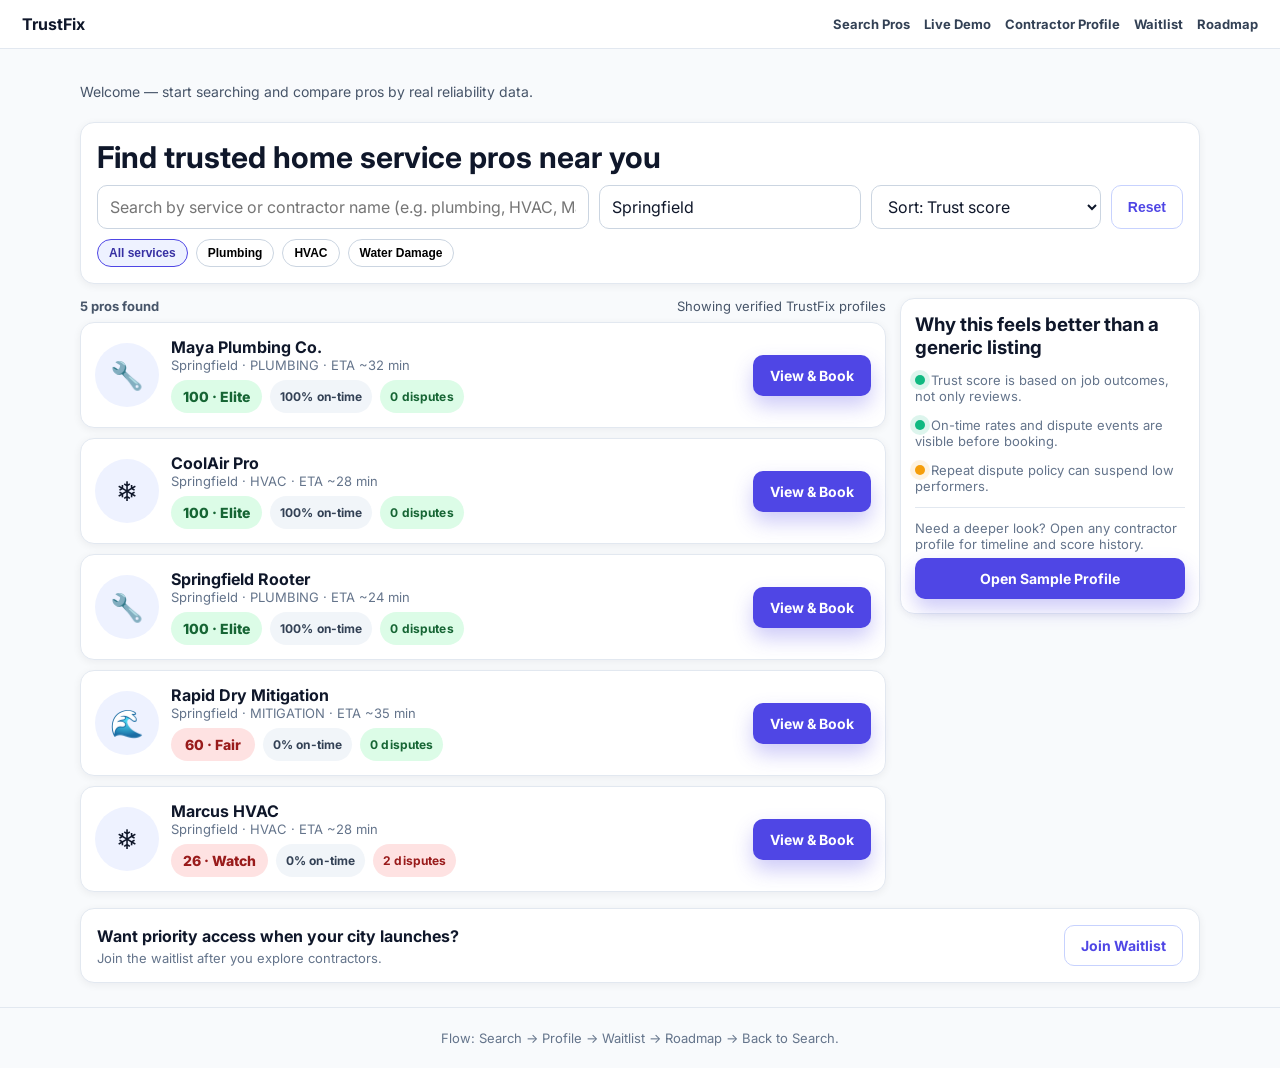
<file: index.html>
<!DOCTYPE html>
<html lang="en">
<head>
  <meta charset="UTF-8" />
  <meta name="viewport" content="width=device-width, initial-scale=1.0" />
  <title>TrustFix | Search Local Contractors</title>
  <link rel="stylesheet" href="src/styles.css?v=20260309c" />
  <style>
    .container{max-width:1160px;margin:0 auto;padding:0 20px}
    .welcome{padding:20px 0 8px;color:#475569;font-size:14px}
    .search-shell{padding:16px;margin-bottom:14px}
    .search-grid{display:grid;grid-template-columns:1.5fr .8fr .7fr auto;gap:10px}
    .quick-filters{display:flex;gap:8px;flex-wrap:wrap;margin-top:10px}
    .filter-chip{border:1px solid #cbd5e1;background:#fff;border-radius:999px;padding:6px 11px;font-size:12px;font-weight:700;cursor:pointer}
    .filter-chip.active{border-color:#4f46e5;background:#eef2ff;color:#3730a3}

    .layout{display:grid;grid-template-columns:1fr 300px;gap:14px}
    .results{display:grid;gap:10px}
    .result-card{padding:14px;display:grid;grid-template-columns:64px 1fr auto;gap:12px;align-items:center}
    .avatar{width:64px;height:64px;border-radius:999px;background:#eef2ff;display:flex;align-items:center;justify-content:center;font-size:27px}
    .meta{font-size:13px;color:#64748b}
    .highlights{display:flex;gap:8px;flex-wrap:wrap;margin-top:7px}
    .side{padding:14px;height:fit-content;position:sticky;top:76px}
    .inline{display:flex;justify-content:space-between;gap:12px;font-size:13px;color:#475569}

    .empty{padding:18px;text-align:center;color:#64748b}

    @media(max-width:980px){
      .layout{grid-template-columns:1fr}
      .search-grid{grid-template-columns:1fr}
      .side{position:static}
    }
  </style>
</head>
<body>
  <nav class="tf-nav">
    <strong>TrustFix</strong>
    <div class="tf-nav-links">
      <a href="index.html">Search Pros</a>
      <a href="demo.html">Live Demo</a>
      <a href="contractor.html?id=1">Contractor Profile</a>
      <a href="waitlist.html">Waitlist</a>
      <a href="roadmap.html">Roadmap</a>
    </div>
  </nav>

  <main class="container">
    <p class="welcome">Welcome — start searching and compare pros by real reliability data.</p>

    <section class="card search-shell">
      <h1 style="margin:0 0 10px;font-size:30px">Find trusted home service pros near you</h1>
      <div class="search-grid">
        <input id="q" class="tf-input" placeholder="Search by service or contractor name (e.g. plumbing, HVAC, Maya)" />
        <input id="location" class="tf-input" placeholder="City or ZIP" value="Springfield" />
        <select id="sort" class="tf-select">
          <option value="score">Sort: Trust score</option>
          <option value="eta">Sort: Fastest ETA</option>
          <option value="jobs">Sort: Least active jobs</option>
        </select>
        <button id="resetBtn" class="btn-ghost" type="button">Reset</button>
      </div>
      <div class="quick-filters">
        <button class="filter-chip active" data-trade="all">All services</button>
        <button class="filter-chip" data-trade="plumbing">Plumbing</button>
        <button class="filter-chip" data-trade="hvac">HVAC</button>
        <button class="filter-chip" data-trade="mitigation">Water Damage</button>
      </div>
    </section>

    <div class="layout">
      <section>
        <div class="inline" style="margin:0 0 8px">
          <strong id="resultCount">0 pros found</strong>
          <span>Showing verified TrustFix profiles</span>
        </div>
        <div id="results" class="results"></div>
      </section>

      <aside class="card side">
        <h3 style="margin:0 0 10px">Why this feels better than a generic listing</h3>
        <p class="meta"><span class="status-dot good"></span>Trust score is based on job outcomes, not only reviews.</p>
        <p class="meta"><span class="status-dot good"></span>On-time rates and dispute events are visible before booking.</p>
        <p class="meta"><span class="status-dot warn"></span>Repeat dispute policy can suspend low performers.</p>
        <hr style="border:none;border-top:1px solid #e2e8f0;margin:12px 0"/>
        <p class="meta" style="margin:0 0 6px">Need a deeper look? Open any contractor profile for timeline and score history.</p>
        <a class="btn-primary" href="contractor.html?id=1" style="width:100%">Open Sample Profile</a>
      </aside>
    </div>

    <section class="card" style="margin:16px 0 24px;padding:16px;display:flex;justify-content:space-between;align-items:center;gap:12px;flex-wrap:wrap">
      <div>
        <strong>Want priority access when your city launches?</strong>
        <p class="meta" style="margin:4px 0 0">Join the waitlist after you explore contractors.</p>
      </div>
      <a class="btn-ghost" href="waitlist.html">Join Waitlist</a>
    </section>
  </main>

  <footer class="tf-footer">Flow: Search → Profile → Waitlist → Roadmap → Back to Search.</footer>

  <script src="src/data.js"></script>
  <script src="src/scoring.js"></script>
  <script>
    const { contractors, loadEvents } = window.TrustFixData;
    const { calcScore, scoreLabel, scoreClass } = window.TrustFixScoring;

    const iconByTrade = { plumbing: '🔧', hvac: '❄️', mitigation: '🌊', general: '🛠️' };
    const events = loadEvents();

    const enriched = contractors.map((c) => {
      const mine = events.filter((e) => e.contractorId === c.id);
      const score = calcScore(mine);
      const completed = mine.filter((e) => e.type === 'completed_on_time').length;
      const disputes = mine.filter((e) => e.type === 'dispute').length;
      const onTime = mine.length ? Math.round((completed / mine.length) * 100) : 0;
      return { ...c, score, completed, disputes, onTime };
    });

    const qEl = document.getElementById('q');
    const locEl = document.getElementById('location');
    const sortEl = document.getElementById('sort');
    const resultsEl = document.getElementById('results');
    const countEl = document.getElementById('resultCount');
    const chips = Array.from(document.querySelectorAll('.filter-chip'));

    let tradeFilter = 'all';

    function card(pro) {
      return `
      <article class="card result-card float-up">
        <div class="avatar">${iconByTrade[pro.trade] || '🛠️'}</div>
        <div>
          <strong>${pro.name}</strong>
          <div class="meta">${(locEl.value || 'Your area')} · ${pro.trade.toUpperCase()} · ETA ~${pro.etaMin} min</div>
          <div class="highlights">
            <span class="score-pill ${scoreClass(pro.score)}">${pro.score} · ${scoreLabel(pro.score)}</span>
            <span class="badge" style="background:#f1f5f9;color:#334155">${pro.onTime}% on-time</span>
            <span class="badge" style="background:${pro.disputes ? '#fee2e2' : '#dcfce7'};color:${pro.disputes ? '#991b1b' : '#166534'}">${pro.disputes} disputes</span>
          </div>
        </div>
        <a class="btn-primary" href="contractor.html?id=${pro.id}">View & Book</a>
      </article>`;
    }

    function render() {
      const q = qEl.value.trim().toLowerCase();
      let filtered = enriched.filter((pro) => {
        const matchesQ = !q || pro.name.toLowerCase().includes(q) || pro.trade.toLowerCase().includes(q);
        const matchesTrade = tradeFilter === 'all' || pro.trade === tradeFilter;
        return matchesQ && matchesTrade;
      });

      if (sortEl.value === 'eta') filtered.sort((a, b) => a.etaMin - b.etaMin);
      else if (sortEl.value === 'jobs') filtered.sort((a, b) => a.activeJobs - b.activeJobs);
      else filtered.sort((a, b) => b.score - a.score);

      countEl.textContent = `${filtered.length} pro${filtered.length === 1 ? '' : 's'} found`;
      resultsEl.innerHTML = filtered.length ? filtered.map(card).join('') : '<div class="card empty">No matches yet. Try another keyword or service filter.</div>';
    }

    qEl.addEventListener('input', render);
    locEl.addEventListener('input', render);
    sortEl.addEventListener('change', render);

    chips.forEach((chip) => {
      chip.addEventListener('click', () => {
        chips.forEach((c) => c.classList.remove('active'));
        chip.classList.add('active');
        tradeFilter = chip.dataset.trade;
        render();
      });
    });

    document.getElementById('resetBtn').addEventListener('click', () => {
      qEl.value = '';
      locEl.value = 'Springfield';
      sortEl.value = 'score';
      tradeFilter = 'all';
      chips.forEach((c) => c.classList.toggle('active', c.dataset.trade === 'all'));
      render();
    });

    render();
  </script>
</body>
</html>
</file>
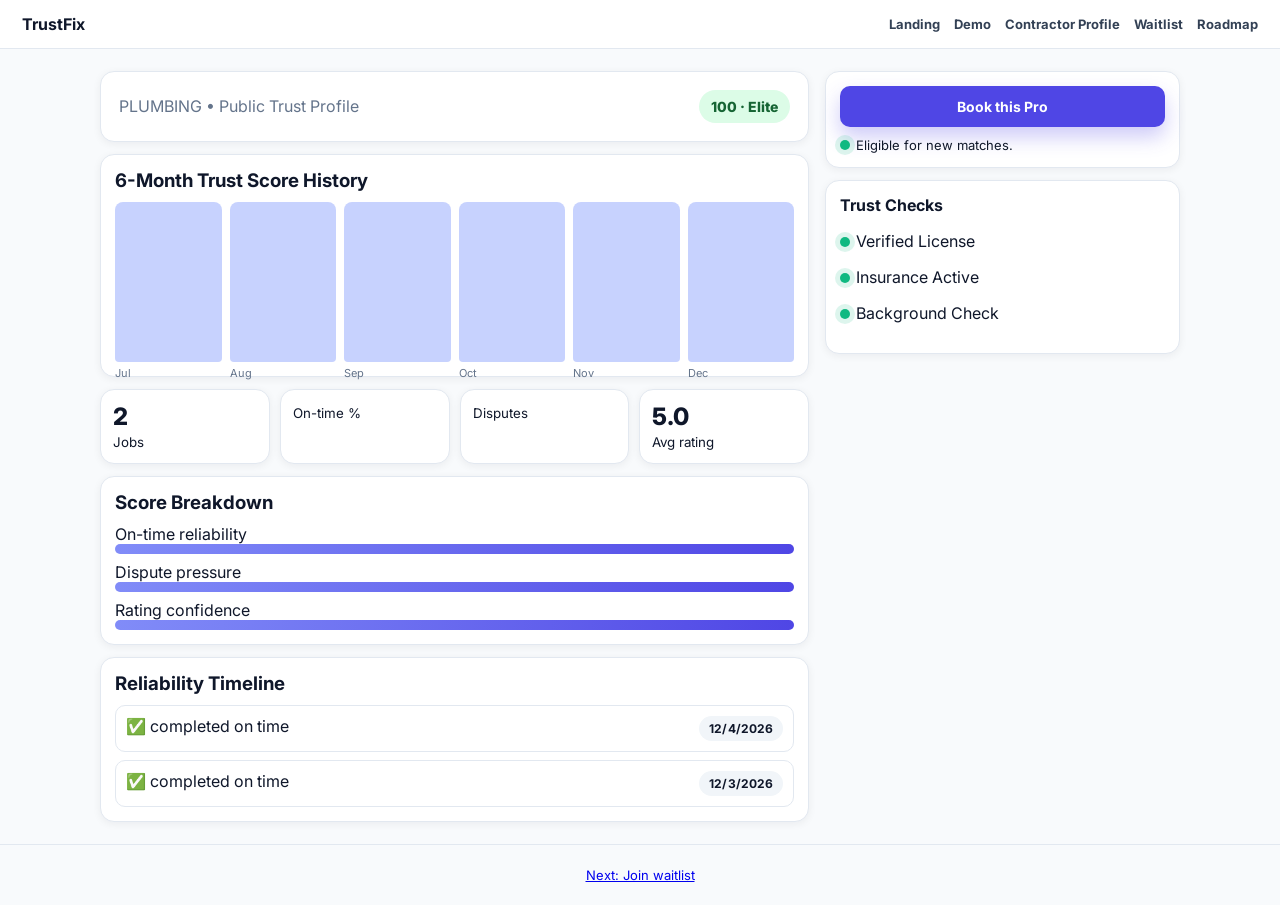
<file: contractor.html>
<!DOCTYPE html>
<html lang="en">
<head>
  <meta charset="UTF-8" />
  <meta name="viewport" content="width=device-width, initial-scale=1.0" />
  <title>TrustFix | Contractor Profile</title>
  <link rel="stylesheet" href="src/styles.css?v=20260309a" />
  <style>
    .wrap{max-width:1120px;margin:22px auto;padding:0 20px}
    .grid{display:grid;grid-template-columns:2fr 1fr;gap:16px}.stats{display:grid;grid-template-columns:repeat(4,1fr);gap:10px}
    .history{display:grid;grid-template-columns:repeat(6,1fr);gap:8px;align-items:end;height:160px}
    .bar{background:#c7d2fe;border-radius:8px 8px 4px 4px;position:relative}
    .timeline{display:grid;gap:8px}.event{display:flex;justify-content:space-between;gap:10px;padding:10px;border:1px solid #e2e8f0;border-radius:10px;background:#fff}
    @media(max-width:960px){.grid{grid-template-columns:1fr}.stats{grid-template-columns:repeat(2,1fr)}}
  </style>
</head>
<body>
  <nav class="tf-nav">
    <strong>TrustFix</strong>
    <div class="tf-nav-links">
      <a href="index.html">Landing</a><a href="demo.html">Demo</a><a href="contractor.html?id=1">Contractor Profile</a><a href="waitlist.html">Waitlist</a><a href="roadmap.html">Roadmap</a>
    </div>
  </nav>
  <div class="wrap grid">
    <main style="display:grid;gap:12px">
      <section class="card" style="padding:18px">
        <div style="display:flex;justify-content:space-between;gap:12px;flex-wrap:wrap">
          <div>
            <h1 id="name" style="margin:0"></h1>
            <p id="trade" style="margin:6px 0 0;color:#64748b"></p>
          </div>
          <div id="scorePill" class="score-pill"></div>
        </div>
      </section>
      <section class="card" style="padding:14px">
        <h3 style="margin:0 0 10px">6-Month Trust Score History</h3>
        <div id="history" class="history"></div>
      </section>
      <section class="stats">
        <div class="card" style="padding:12px"><div id="jobs" style="font-size:24px;font-weight:800"></div><small>Jobs</small></div>
        <div class="card" style="padding:12px"><div id="ontime" style="font-size:24px;font-weight:800"></div><small>On-time %</small></div>
        <div class="card" style="padding:12px"><div id="disputes" style="font-size:24px;font-weight:800"></div><small>Disputes</small></div>
        <div class="card" style="padding:12px"><div id="rating" style="font-size:24px;font-weight:800"></div><small>Avg rating</small></div>
      </section>
      <section class="card" style="padding:14px">
        <h3 style="margin:0 0 10px">Score Breakdown</h3>
        <div>On-time reliability<div class="progress-track"><span id="b1"></span></div></div>
        <div style="margin-top:8px">Dispute pressure<div class="progress-track"><span id="b2"></span></div></div>
        <div style="margin-top:8px">Rating confidence<div class="progress-track"><span id="b3"></span></div></div>
      </section>
      <section class="card" style="padding:14px">
        <h3 style="margin:0 0 10px">Reliability Timeline</h3>
        <div id="timeline" class="timeline"></div>
      </section>
    </main>
    <aside style="display:grid;gap:12px;align-content:start">
      <section class="card" style="padding:14px">
        <a class="btn-primary" href="waitlist.html" style="width:100%">Book this Pro</a>
        <p id="susp" style="margin:10px 0 0;font-size:13px"></p>
      </section>
      <section class="card" style="padding:14px"><h4 style="margin:0 0 8px">Trust Checks</h4>
        <p><span class="status-dot good"></span>Verified License</p>
        <p><span class="status-dot good"></span>Insurance Active</p>
        <p><span class="status-dot good"></span>Background Check</p>
      </section>
    </aside>
  </div>

  <script src="src/data.js"></script>
  <script src="src/scoring.js"></script>
  <script src="src/api.js"></script>
  <script>
    const { contractors, loadEvents } = window.TrustFixData;
    const { calcScore, scoreLabel, scoreClass } = window.TrustFixScoring;
    const { getSuspensions } = window.TrustFixApi;
    const cid = Math.min(5, Math.max(1, Number(new URLSearchParams(location.search).get('id') || 1)));
    const contractor = contractors.find(c => c.id === cid) || contractors[0];
    const events = loadEvents().filter(e => e.contractorId === contractor.id).sort((a,b)=>b.timestamp-a.timestamp);
    const score = calcScore(events);

    name.textContent = contractor.name;
    trade.textContent = contractor.trade.toUpperCase() + ' • Public Trust Profile';
    scorePill.textContent = `${score} · ${scoreLabel(score)}`;
    scorePill.className = `score-pill ${scoreClass(score)}`;

    const ontime = events.filter(e=>e.type==='completed_on_time').length;
    const disputes = events.filter(e=>e.type==='dispute').length;
    const late = events.filter(e=>e.type==='late').length;
    const ratings = events.filter(e=>typeof e.rating==='number').map(e=>e.rating);

    jobs.textContent = events.length;
    ontime.textContent = `${events.length?Math.round((ontime/events.length)*100):0}%`;
    disputes.textContent = disputes;
    rating.textContent = ratings.length?(ratings.reduce((a,b)=>a+b,0)/ratings.length).toFixed(1):'—';

    const history = document.getElementById('history');
    for(let i=5;i>=0;i--){
      const d = new Date(); d.setMonth(d.getMonth()-i);
      const mStart = new Date(d.getFullYear(), d.getMonth(), 1).getTime();
      const mEnd = new Date(d.getFullYear(), d.getMonth()+1, 1).getTime();
      const monthEvents = events.filter(e=>e.timestamp>=mStart && e.timestamp<mEnd);
      const mScore = calcScore(monthEvents.length?monthEvents:events);
      const el = document.createElement('div');
      el.className='bar'; el.style.height = `${Math.max(18,mScore)}%`;
      el.innerHTML = `<span style="position:absolute;bottom:-18px;left:0;font-size:11px;color:#64748b">${d.toLocaleString('en',{month:'short'})}</span>`;
      history.appendChild(el);
    }

    const icon = { completed_on_time:'✅', late:'⏰', dispute:'⚠️', cancelled:'❌' };
    timeline.innerHTML = events.slice(0,10).map(e => `<div class="event"><span>${icon[e.type]||'•'} ${e.type.replaceAll('_',' ')}</span><span class="badge" style="background:#f1f5f9">${new Date(e.timestamp).toLocaleDateString()}</span></div>`).join('') || '<p style="color:#64748b">No events yet.</p>';

    b1.style.setProperty('--progress', `${Math.round((ontime/Math.max(1,events.length))*100)}%`);
    b2.style.setProperty('--progress', `${Math.max(4, 100 - disputes*25)}%`);
    const avgRating = ratings.length ? ratings.reduce((a,b)=>a+b,0)/ratings.length : 3;
    b3.style.setProperty('--progress', `${Math.round((avgRating/5)*100)}%`);

    const suspended = getSuspensions();
    susp.innerHTML = suspended[contractor.id]
      ? '<span class="status-dot bad"></span><strong>Currently suspended from new matches.</strong>'
      : '<span class="status-dot good"></span>Eligible for new matches.';
  </script>
  <footer class="tf-footer"><a href="waitlist.html">Next: Join waitlist</a></footer>
</body>
</html>
</file>
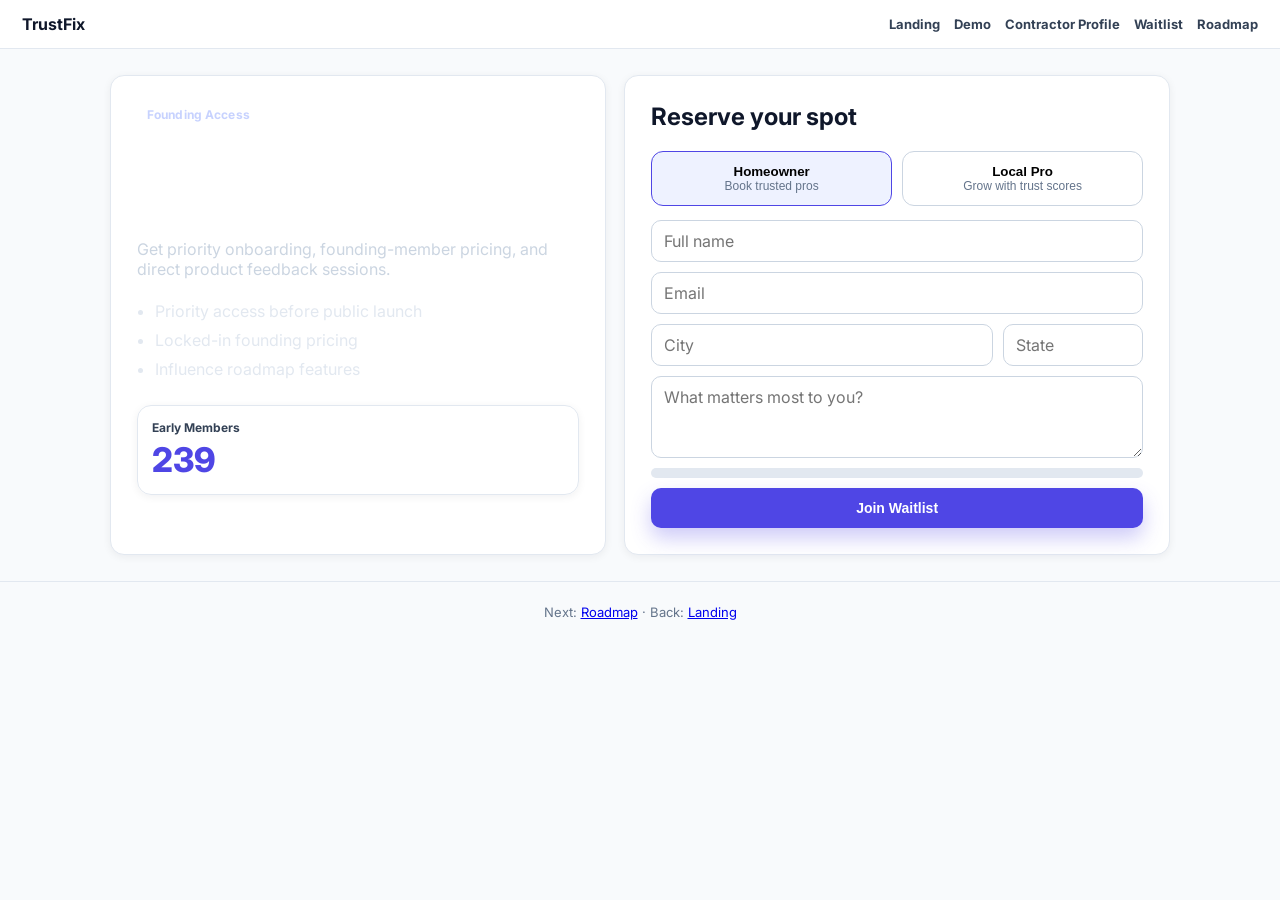
<file: waitlist.html>
<!DOCTYPE html>
<html lang="en">
<head>
  <meta charset="UTF-8" />
  <meta name="viewport" content="width=device-width, initial-scale=1.0" />
  <title>TrustFix | Premium Waitlist</title>
  <link rel="stylesheet" href="src/styles.css?v=20260309a" />
  <style>
    .shell{max-width:1100px;margin:26px auto;padding:0 20px}
    .split{display:grid;grid-template-columns:1fr 1.1fr;gap:18px}
    .panel{padding:26px}
    .role-grid{display:grid;grid-template-columns:1fr 1fr;gap:10px}
    .role-card{border:1px solid #cbd5e1;background:#fff;border-radius:12px;padding:12px;cursor:pointer}
    .role-card.active{border-color:#4f46e5;background:#eef2ff}
    .hidden{display:none}
    @media(max-width:900px){.split{grid-template-columns:1fr}}
  </style>
</head>
<body>
  <nav class="tf-nav">
    <strong>TrustFix</strong>
    <div class="tf-nav-links">
      <a href="index.html">Landing</a><a href="demo.html">Demo</a><a href="contractor.html?id=1">Contractor Profile</a><a href="waitlist.html">Waitlist</a><a href="roadmap.html">Roadmap</a>
    </div>
  </nav>

  <div class="shell split">
    <section class="card panel hero-gradient" style="color:white">
      <span class="badge" style="background:rgba(255,255,255,.12);color:#c7d2fe">Founding Access</span>
      <h1 style="margin:14px 0 8px;font-size:34px">Join the TrustFix premium waitlist</h1>
      <p style="color:#cbd5e1">Get priority onboarding, founding-member pricing, and direct product feedback sessions.</p>
      <ul style="margin:18px 0 0;padding-left:18px;color:#e2e8f0;line-height:1.8">
        <li>Priority access before public launch</li>
        <li>Locked-in founding pricing</li>
        <li>Influence roadmap features</li>
      </ul>
      <div class="card" style="margin-top:22px;padding:14px;background:rgba(255,255,255,.95)">
        <p style="margin:0 0 4px;color:#334155;font-size:12px;font-weight:700">Early Members</p>
        <p id="count" style="margin:0;font-size:34px;font-weight:800;color:#4f46e5">0</p>
      </div>
    </section>

    <section class="card panel">
      <h2 style="margin-top:0">Reserve your spot</h2>
      <div class="role-grid">
        <button class="role-card active" data-role="homeowner"><strong>Homeowner</strong><div style="font-size:12px;color:#64748b">Book trusted pros</div></button>
        <button class="role-card" data-role="contractor"><strong>Local Pro</strong><div style="font-size:12px;color:#64748b">Grow with trust scores</div></button>
      </div>

      <form id="waitlistForm" style="margin-top:14px;display:grid;gap:10px">
        <input class="tf-input" name="name" required placeholder="Full name" />
        <input class="tf-input" type="email" name="email" required placeholder="Email" />
        <div class="hidden" id="tradeWrap"><input class="tf-input" name="trade" placeholder="Primary trade (HVAC, Plumbing...)" /></div>
        <div style="display:grid;grid-template-columns:1fr 140px;gap:10px">
          <input class="tf-input" name="city" required placeholder="City" />
          <input class="tf-input" name="state" required placeholder="State" maxlength="2" />
        </div>
        <textarea class="tf-textarea" name="notes" rows="3" placeholder="What matters most to you?"></textarea>
        <div class="progress-track"><span id="progressBar"></span></div>
        <button class="btn-primary" type="submit">Join Waitlist</button>
      </form>
      <div id="confirm" class="notif-card hidden fade-in" style="margin-top:14px"></div>
    </section>
  </div>

  <footer class="tf-footer">Next: <a href="roadmap.html">Roadmap</a> · Back: <a href="index.html">Landing</a></footer>

  <script>
    const KEY = 'trustfix.waitlist.v1';
    let selectedRole = 'homeowner';
    const roles = document.querySelectorAll('.role-card');
    const tradeWrap = document.getElementById('tradeWrap');
    const countEl = document.getElementById('count');

    const target = 247;
    let cur = 0;
    const tick = setInterval(()=>{cur += Math.ceil((target-cur)*0.08);countEl.textContent = Math.min(cur,target);if(cur>=target)clearInterval(tick);},40);

    roles.forEach(btn => btn.addEventListener('click', () => {
      roles.forEach(b => b.classList.remove('active'));
      btn.classList.add('active');
      selectedRole = btn.dataset.role;
      tradeWrap.classList.toggle('hidden', selectedRole !== 'contractor');
    }));

    document.getElementById('waitlistForm').addEventListener('submit', (e) => {
      e.preventDefault();
      const data = Object.fromEntries(new FormData(e.target).entries());
      data.role = selectedRole;
      data.createdAt = Date.now();
      const items = JSON.parse(localStorage.getItem(KEY) || '[]');
      items.unshift(data);
      localStorage.setItem(KEY, JSON.stringify(items));

      const bar = document.getElementById('progressBar');
      bar.style.setProperty('--progress', '100%');
      setTimeout(() => {
        document.getElementById('confirm').classList.remove('hidden');
        document.getElementById('confirm').innerHTML = `<strong>You're in, ${data.name.split(' ')[0]}.</strong><br/>We'll send ${data.role === 'contractor' ? 'pro onboarding steps' : 'early access updates'} for ${data.city}, ${data.state.toUpperCase()}.`;
      }, 450);
      e.target.reset();
      bar.style.setProperty('--progress', '0%');
      if (selectedRole === 'contractor') tradeWrap.classList.remove('hidden');
    });
  </script>
</body>
</html>
</file>
<file: src/styles.css>
@import url('https://fonts.googleapis.com/css2?family=Inter:wght@400;500;600;700;800&display=swap');

:root {
  --obsidian: #080c10;
  --surface-1: #0d1117;
  --surface-2: #141b24;
  --surface-3: #1c2630;
  --surface-soft: #f8fafc;
  --border: rgba(255, 255, 255, 0.09);
  --border-mid: rgba(255, 255, 255, 0.16);
  --teal: #00e5c3;
  --teal-dim: #00b89e;
  --teal-glow: rgba(0, 229, 195, 0.2);
  --teal-glow2: rgba(0, 229, 195, 0.08);
  --indigo: #4f46e5;
  --indigo-soft: #e0e7ff;
  --emerald: #059669;
  --amber: #d97706;
  --red: #dc2626;
  --text-primary: #f0f4f8;
  --text-secondary: #95a4b8;
  --text-muted: #5a6a7f;
  --ink-900: #0f172a;
  --ink-700: #334155;
  --ink-500: #64748b;
  --shadow-sm: 0 2px 8px rgba(15, 23, 42, 0.06);
  --shadow-md: 0 12px 28px rgba(15, 23, 42, 0.12);
  --shadow-elevated: 0 24px 48px rgba(8, 12, 16, 0.34);
  --radius-sm: 8px;
  --radius-md: 14px;
  --radius-lg: 22px;
}

* { box-sizing: border-box; }
html, body { margin: 0; padding: 0; }
body {
  font-family: Inter, system-ui, -apple-system, sans-serif;
  background: var(--surface-soft);
  color: var(--ink-900);
}

.hero-gradient {
  background: radial-gradient(circle at 10% 20%, rgba(59,130,246,0.35), transparent 35%),
              radial-gradient(circle at 90% 10%, rgba(45,212,191,0.3), transparent 30%),
              linear-gradient(145deg, #0f172a 0%, #111827 50%, #1e293b 100%);
}

.card {
  background: #fff;
  border: 1px solid #e2e8f0;
  border-radius: var(--radius-md);
  box-shadow: var(--shadow-sm);
}
.badge {
  display: inline-flex;
  align-items: center;
  gap: 6px;
  padding: 5px 10px;
  border-radius: 999px;
  font-size: 12px;
  font-weight: 700;
  letter-spacing: .01em;
}
.btn-primary, .btn-ghost {
  display: inline-flex;
  align-items: center;
  justify-content: center;
  gap: 8px;
  border-radius: 10px;
  font-weight: 700;
  font-size: 14px;
  text-decoration: none;
  border: 1px solid transparent;
  padding: 11px 16px;
  transition: transform .2s ease, box-shadow .2s ease, background .2s ease;
}
.btn-primary {
  background: var(--indigo);
  color: white;
  box-shadow: 0 10px 20px rgba(79,70,229,.28);
}
.btn-primary:hover { transform: translateY(-1px); }
.btn-ghost {
  background: white;
  color: var(--indigo);
  border-color: #c7d2fe;
}

.tf-input, .tf-select, .tf-textarea {
  width: 100%;
  border: 1px solid #cbd5e1;
  border-radius: 10px;
  padding: 10px 12px;
  background: #fff;
  color: var(--ink-900);
  font: inherit;
}
.tf-input:focus, .tf-select:focus, .tf-textarea:focus {
  outline: 2px solid #c7d2fe;
  border-color: #818cf8;
}

.score-pill {
  display: inline-flex;
  min-width: 84px;
  justify-content: center;
  border-radius: 999px;
  padding: 8px 12px;
  font-weight: 800;
  font-size: 14px;
}
.score-pill.high { background: #dcfce7; color: #166534; }
.score-pill.mid { background: #fef3c7; color: #92400e; }
.score-pill.low { background: #fee2e2; color: #991b1b; }

.status-dot {
  display: inline-block;
  width: 10px;
  height: 10px;
  border-radius: 999px;
  margin-right: 6px;
}
.status-dot.good { background: #10b981; box-shadow: 0 0 0 5px rgba(16,185,129,.14); }
.status-dot.warn { background: #f59e0b; box-shadow: 0 0 0 5px rgba(245,158,11,.12); }
.status-dot.bad { background: #ef4444; box-shadow: 0 0 0 5px rgba(239,68,68,.12); }

.progress-track {
  height: 10px;
  border-radius: 999px;
  background: #e2e8f0;
  overflow: hidden;
}
.progress-track > span {
  display: block;
  height: 100%;
  width: var(--progress, 0%);
  background: linear-gradient(90deg, #818cf8, #4f46e5);
  transition: width .45s ease;
}

.notif-card {
  border: 1px solid #e2e8f0;
  border-left: 4px solid #818cf8;
  border-radius: 12px;
  background: #fff;
  padding: 12px;
}

.tf-nav {
  display: flex;
  justify-content: space-between;
  align-items: center;
  gap: 14px;
  padding: 14px 22px;
  border-bottom: 1px solid #e2e8f0;
  background: rgba(255,255,255,.93);
  position: sticky;
  top: 0;
  z-index: 10;
  backdrop-filter: blur(8px);
}
.tf-nav-links { display: flex; gap: 14px; flex-wrap: wrap; }
.tf-nav a { color: #334155; text-decoration: none; font-size: 13px; font-weight: 700; }
.tf-nav a:hover { color: var(--indigo); }

.tf-footer {
  border-top: 1px solid #e2e8f0;
  padding: 22px;
  font-size: 13px;
  color: #64748b;
  text-align: center;
}

.fade-in { animation: fade-in .5s ease both; }
.float-up { animation: float-up .55s ease both; }
.pulse-soft { animation: pulse-soft 1.4s ease infinite; }
@keyframes fade-in { from { opacity: 0; } to { opacity: 1; } }
@keyframes float-up { from { opacity: 0; transform: translateY(8px); } to { opacity: 1; transform: translateY(0);} }
@keyframes pulse-soft { 0%,100% { opacity: 1; } 50% { opacity: .6; } }

@media (max-width: 900px) {
  .tf-nav { align-items: flex-start; flex-direction: column; }
}
</file>
